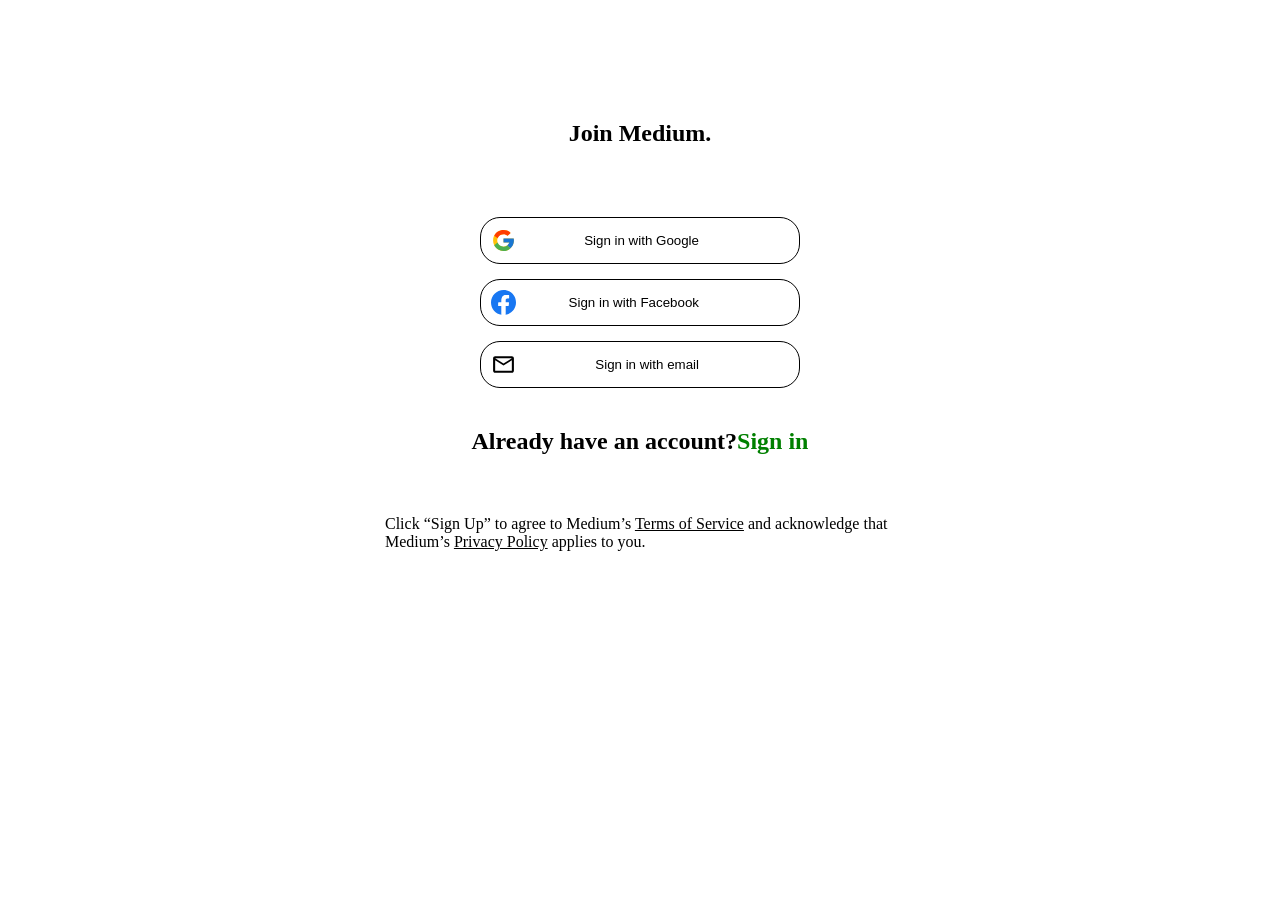
<file: join.html>
<!DOCTYPE html>
<html lang="en">
<head>
    <meta charset="UTF-8">
    <meta name="viewport" content="width=device-width, initial-scale=1.0">
    <title>Join</title>
    <link rel="stylesheet" href="join.css">
</head>
<body>

    <div class="header">
        <h2>Join Medium.</h2>
    </div>

    <div class="buttons">
        <button type="button">
            <p>Sign in with Google</p>
            <svg width="25" height="25" viewBox="0 0 48 48" xmlns="http://www.w3.org/2000/svg">
                <path fill="#FFC107" d="M43.611 20.083H42V20H24v8h11.303c-1.649 4.657-6.08 8-11.303 8c-6.627 0-12-5.373-12-12s5.373-12 12-12c3.059 0 5.842 1.154 7.961 3.039l5.657-5.657C34.046 6.053 29.268 4 24 4C12.955 4 4 12.955 4 24s8.955 20 20 20s20-8.955 20-20c0-1.341-.138-2.65-.389-3.917z"/>
                <path fill="#FF3D00" d="m6.306 14.691l6.571 4.819C14.655 15.108 18.961 12 24 12c3.059 0 5.842 1.154 7.961 3.039l5.657-5.657C34.046 6.053 29.268 4 24 4C16.318 4 9.656 8.337 6.306 14.691z"/>
                <path fill="#4CAF50" d="M24 44c5.166 0 9.86-1.977 13.409-5.192l-6.19-5.238A11.91 11.91 0 0 1 24 36c-5.202 0-9.619-3.317-11.283-7.946l-6.522 5.025C9.505 39.556 16.227 44 24 44z"/>
                <path fill="#1976D2" d="M43.611 20.083H42V20H24v8h11.303a12.04 12.04 0 0 1-4.087 5.571l.003-.002l6.19 5.238C36.971 39.205 44 34 44 24c0-1.341-.138-2.65-.389-3.917z"/>
            </svg>
        </button>

        <button type="button">
            <p>Sign in with Facebook</p>
            <svg width="25" height="25" viewBox="0 0 256 256" xmlns="http://www.w3.org/2000/svg">
                <path fill="#1877F2" d="M256 128C256 57.308 198.692 0 128 0C57.308 0 0 57.307 0 128c0 63.888 46.808 116.843 108 126.445V165H75.5v-37H108V99.8c0-32.08 19.11-49.8 48.347-49.8C170.352 50 185 52.5 185 52.5V84h-16.14C152.958 84 148 93.867 148 103.99V128h35.5l-5.675 37H148v89.445c61.192-9.602 108-62.556 108-126.445"/>
                <path fill="#FFF" d="m177.825 165l5.675-37H148v-24.01C148 93.866 152.959 84 168.86 84H185V52.5S170.352 50 156.347 50C127.11 50 108 67.72 108 99.8V128H75.5v37H108v89.445A128.959 128.959 0 0 0 128 256a128.9 128.9 0 0 0 20-1.555V165h29.825"/>
            </svg>
        </button>

        <button type="button">
            <p>Sign in with email</p>
            <svg width="25" height="25" viewBox="0 0 24 24" xmlns="http://www.w3.org/2000/svg">
                <path fill="#000000" d="M22 6c0-1.1-.9-2-2-2H4c-1.1 0-2 .9-2 2v12c0 1.1.9 2 2 2h16c1.1 0 2-.9 2-2V6zm-2 0l-8 5l-8-5h16zm0 12H4V8l8 5l8-5v10z"/>
            </svg>
        </button>
    </div>

    <div class="acc">
        <h2>Already have an account?</h2>
        <h2 class="create">Sign in</h2>
    </div>

    <footer>
        <p>Click “Sign Up” to agree to Medium’s <u>Terms of Service</u> and acknowledge that Medium’s <u>Privacy Policy</u> applies to you.</p>
    </footer>
    
</body>
</html>
</file>
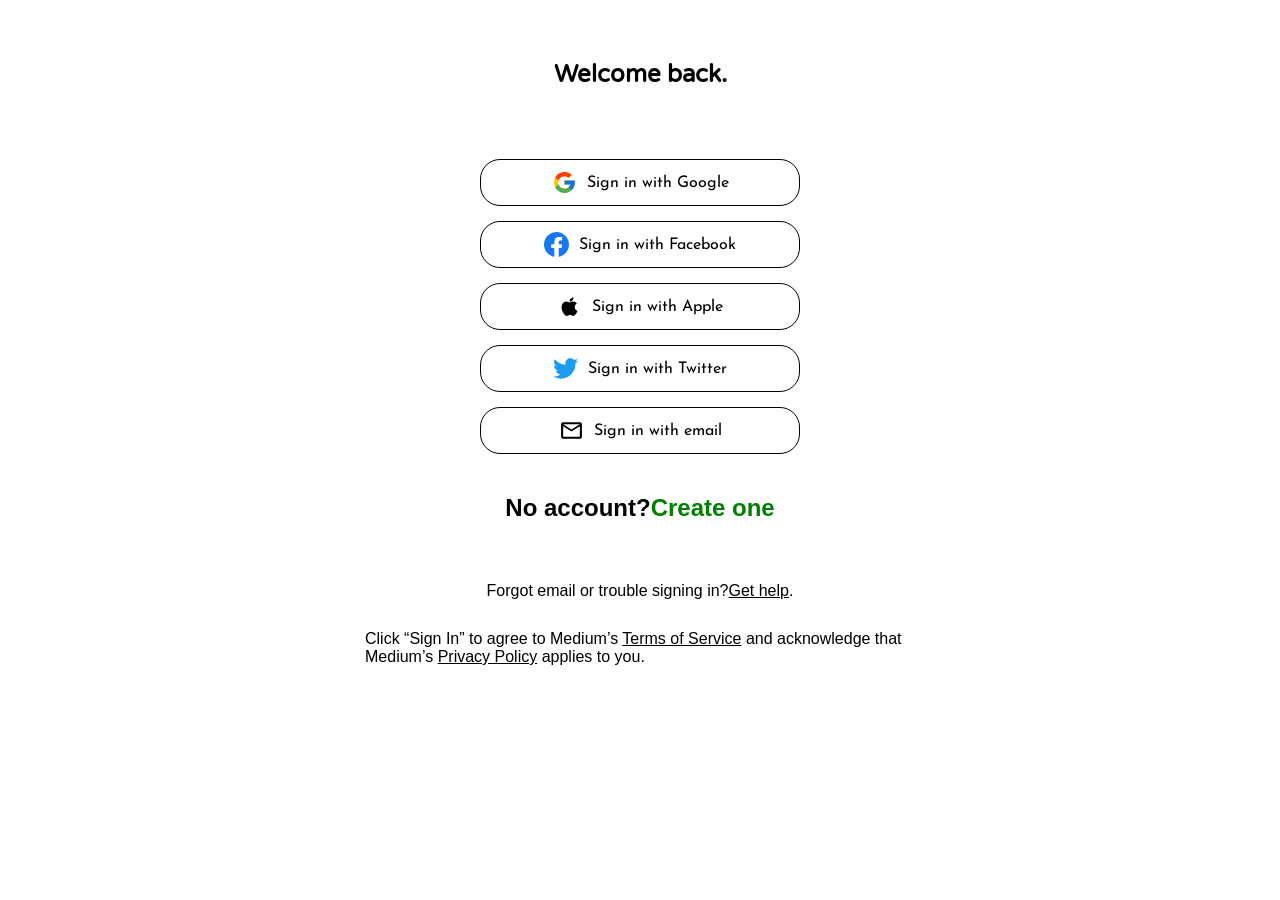
<file: login.html>
<!DOCTYPE html>
<html lang="en">
<head>
    <meta charset="UTF-8">
    <meta name="viewport" content="width=device-width, initial-scale=1.0">
    <title>Login</title>
    <link rel="stylesheet" href="login.css">
</head>
<body>
    
    <div class="header">
        <h2>Welcome back.</h2>
    </div>

    <div class="buttons">
        <button type="button">
            <p>Sign in with Google</p>
            <svg width="25" height="25" viewBox="0 0 48 48" xmlns="http://www.w3.org/2000/svg">
                <path fill="#FFC107" d="M43.611 20.083H42V20H24v8h11.303c-1.649 4.657-6.08 8-11.303 8c-6.627 0-12-5.373-12-12s5.373-12 12-12c3.059 0 5.842 1.154 7.961 3.039l5.657-5.657C34.046 6.053 29.268 4 24 4C12.955 4 4 12.955 4 24s8.955 20 20 20s20-8.955 20-20c0-1.341-.138-2.65-.389-3.917z"/>
                <path fill="#FF3D00" d="m6.306 14.691l6.571 4.819C14.655 15.108 18.961 12 24 12c3.059 0 5.842 1.154 7.961 3.039l5.657-5.657C34.046 6.053 29.268 4 24 4C16.318 4 9.656 8.337 6.306 14.691z"/>
                <path fill="#4CAF50" d="M24 44c5.166 0 9.86-1.977 13.409-5.192l-6.19-5.238A11.91 11.91 0 0 1 24 36c-5.202 0-9.619-3.317-11.283-7.946l-6.522 5.025C9.505 39.556 16.227 44 24 44z"/>
                <path fill="#1976D2" d="M43.611 20.083H42V20H24v8h11.303a12.04 12.04 0 0 1-4.087 5.571l.003-.002l6.19 5.238C36.971 39.205 44 34 44 24c0-1.341-.138-2.65-.389-3.917z"/>
            </svg>
        </button>

        <button type="button">
            <p>Sign in with Facebook</p>
            <svg width="25" height="25" viewBox="0 0 256 256" xmlns="http://www.w3.org/2000/svg">
                <path fill="#1877F2" d="M256 128C256 57.308 198.692 0 128 0C57.308 0 0 57.307 0 128c0 63.888 46.808 116.843 108 126.445V165H75.5v-37H108V99.8c0-32.08 19.11-49.8 48.347-49.8C170.352 50 185 52.5 185 52.5V84h-16.14C152.958 84 148 93.867 148 103.99V128h35.5l-5.675 37H148v89.445c61.192-9.602 108-62.556 108-126.445"/>
                <path fill="#FFF" d="m177.825 165l5.675-37H148v-24.01C148 93.866 152.959 84 168.86 84H185V52.5S170.352 50 156.347 50C127.11 50 108 67.72 108 99.8V128H75.5v37H108v89.445A128.959 128.959 0 0 0 128 256a128.9 128.9 0 0 0 20-1.555V165h29.825"/>
            </svg>
        </button>

        <button type="button">
            <p>Sign in with Apple</p>
            <svg width="25" height="25" viewBox="0 0 24 24" xmlns="http://www.w3.org/2000/svg">
                <path fill="#000000" d="M17.05 20.28c-.98.95-2.05.8-3.08.35c-1.09-.46-2.09-.48-3.24 0c-1.44.62-2.2.44-3.06-.35C2.79 15.25 3.51 7.59 9.05 7.31c1.35.07 2.29.74 3.08.8c1.18-.24 2.31-.93 3.57-.84c1.51.12 2.65.72 3.4 1.8c-3.12 1.87-2.38 5.98.48 7.13c-.57 1.5-1.31 2.99-2.54 4.09l.01-.01zM12.03 7.25c-.15-2.23 1.66-4.07 3.74-4.25c.29 2.58-2.34 4.5-3.74 4.25z"/>
            </svg>
        </button>

        <button type="button">
            <p>Sign in with Twitter</p>
            <svg width="25" height="25" viewBox="0 0 128 128" xmlns="http://www.w3.org/2000/svg">
                <path fill="#1d9bf0" d="M114.896 37.888c.078 1.129.078 2.257.078 3.396c0 34.7-26.417 74.72-74.72 74.72v-.02A74.343 74.343 0 0 1 0 104.21c2.075.25 4.16.375 6.25.38a52.732 52.732 0 0 0 32.615-11.263A26.294 26.294 0 0 1 14.331 75.09c3.937.76 7.993.603 11.857-.453c-12.252-2.475-21.066-13.239-21.066-25.74v-.333a26.094 26.094 0 0 0 11.919 3.287C5.5 44.139 1.945 28.788 8.913 16.787a74.535 74.535 0 0 0 54.122 27.435a26.277 26.277 0 0 1 7.598-25.09c10.577-9.943 27.212-9.433 37.154 1.139a52.696 52.696 0 0 0 16.677-6.376A26.359 26.359 0 0 1 112.92 28.42A52.227 52.227 0 0 0 128 24.285a53.35 53.35 0 0 1-13.104 13.603z"/>
            </svg>
        </button>

        <button type="button">
            <p>Sign in with email</p>
            <svg width="25" height="25" viewBox="0 0 24 24" xmlns="http://www.w3.org/2000/svg">
                <path fill="#000000" d="M22 6c0-1.1-.9-2-2-2H4c-1.1 0-2 .9-2 2v12c0 1.1.9 2 2 2h16c1.1 0 2-.9 2-2V6zm-2 0l-8 5l-8-5h16zm0 12H4V8l8 5l8-5v10z"/>
            </svg>
        </button>
    </div>

    <div class="acc">
        <h2>No account?</h2>
        <h2 class="create">Create one</h2>
    </div>

    <footer>
        
        <div class="help">
            <p>Forgot email or trouble signing in?<u>Get help</u>.</p>
        </div>

        <div class="terms">
            <p>Click “Sign In” to agree to Medium’s <u>Terms of Service</u> and acknowledge that Medium’s <u>Privacy Policy</u> applies to you.</p>
        </div>
        
    </footer>

</body>
</html>
</file>
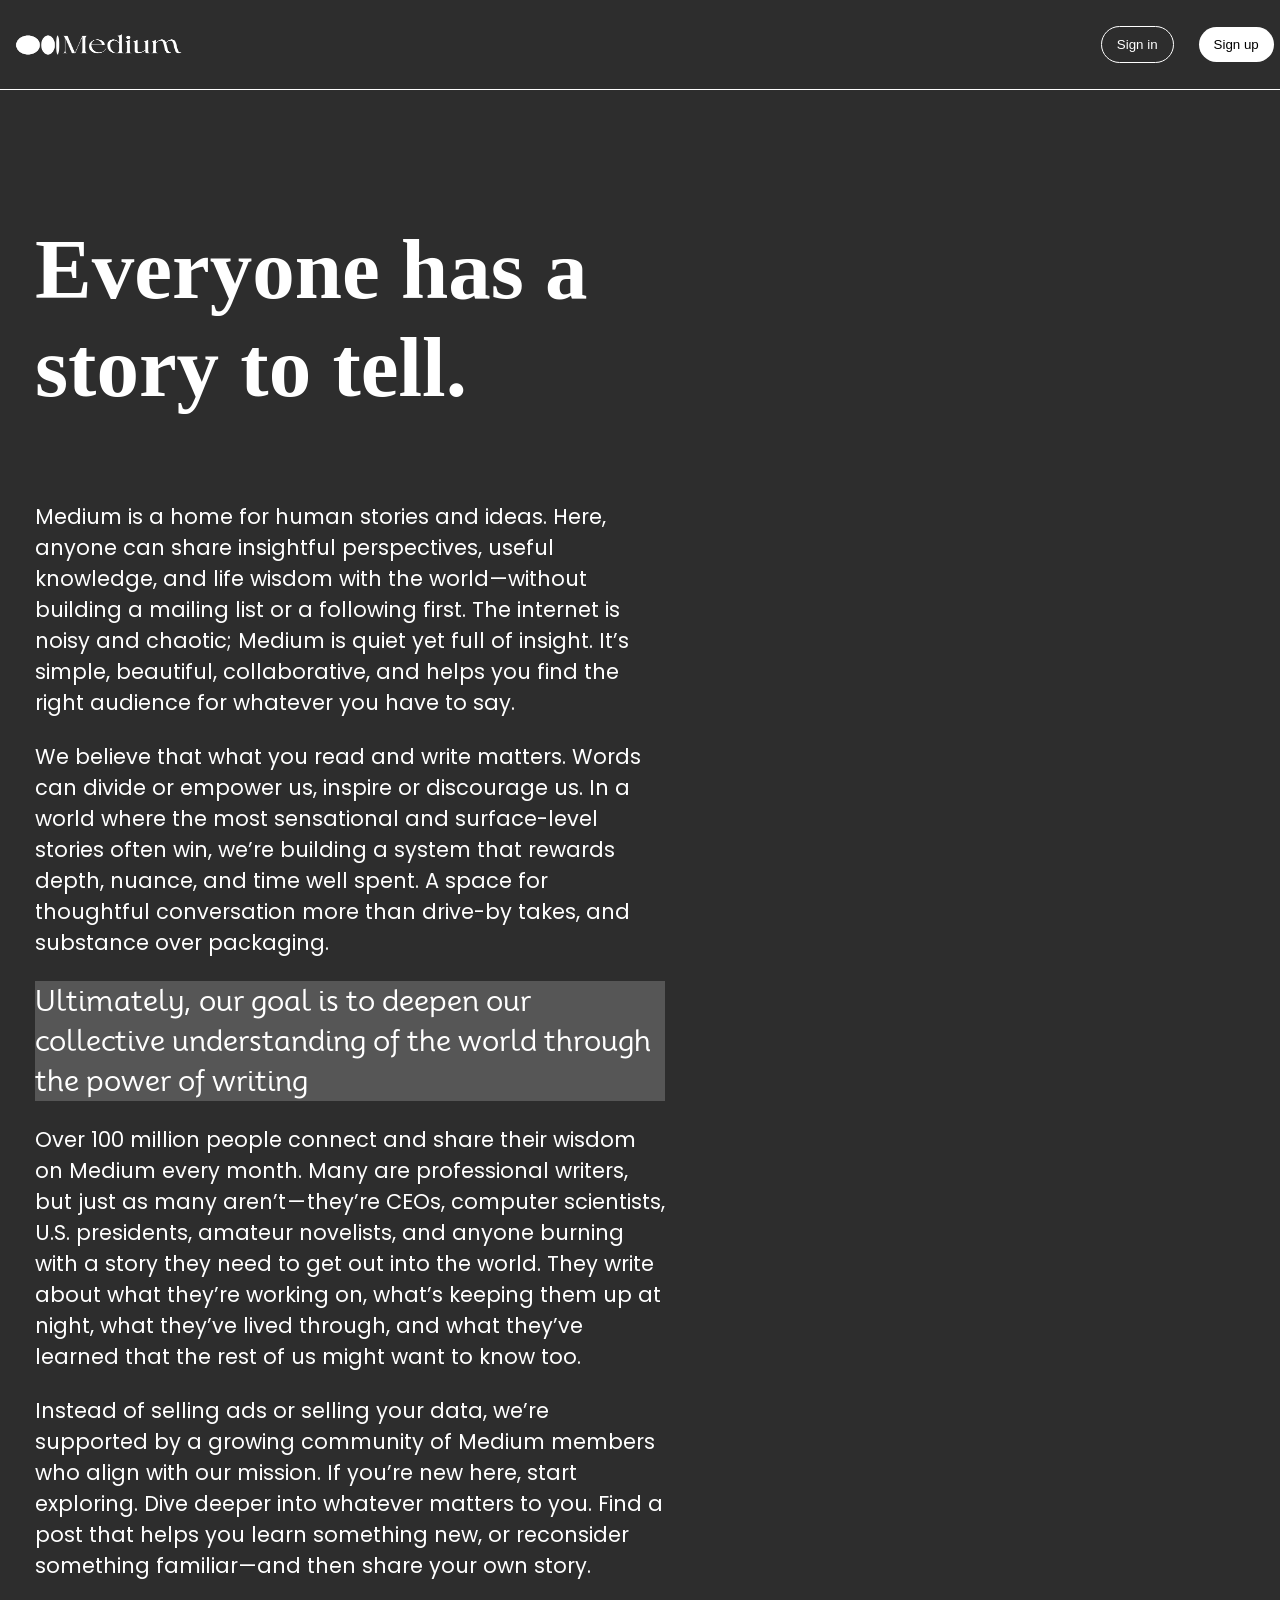
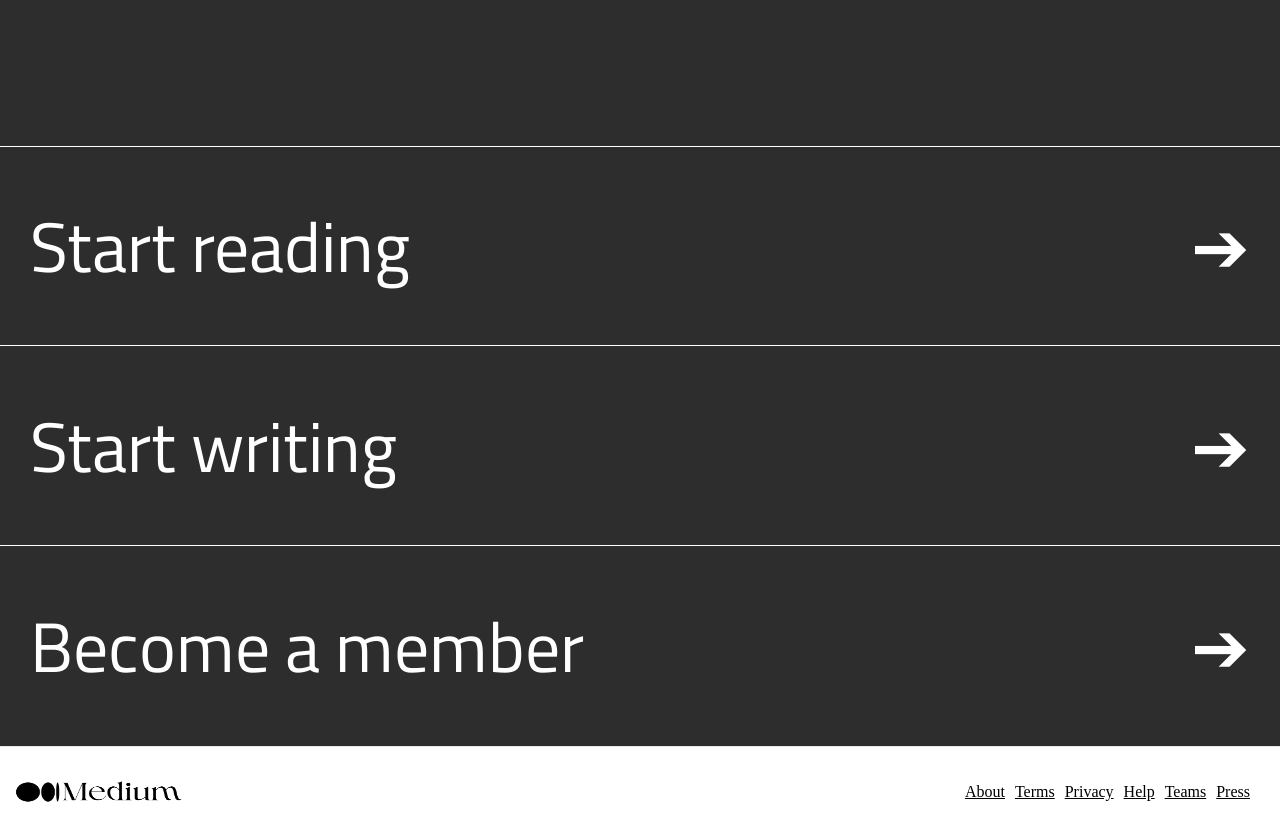
<file: story.html>
<!DOCTYPE html>
<html lang="en">
<head>
    <meta charset="UTF-8">
    <meta name="viewport" content="width=device-width, initial-scale=1.0">
    <title>About Medium</title>
    <link rel="stylesheet" href="story.css">
</head>
<body>
    
    <nav class="navi">
        <img src="logo2.png" alt="logo" class="logo" width="250px" height="150px">

        <ul class="listi">
            <li><button class="in">Sign in</button></li>
            <li><button class="up">Sign up</button></li>
        </ul>

    </nav>

    <div class="header">
        <h2>Everyone has a story to tell.</h2>
    </div>

    <div class="main">

        <div class="p1">
            <p>Medium is a home for human stories and ideas. Here, anyone can share insightful perspectives, useful knowledge, and life wisdom with the world—without building a mailing list or a following first. The internet is noisy and chaotic; Medium is quiet yet full of insight. It’s simple, beautiful, collaborative, and helps you find the right audience for whatever you have to say.</p>
        </div>

        <div class="p1">
            <p>We believe that what you read and write matters. Words can divide or empower us, inspire or discourage us. In a world where the most sensational and surface-level stories often win, we’re building a system that rewards depth, nuance, and time well spent. A space for thoughtful conversation more than drive-by takes, and substance over packaging.</p>
        </div>

        <div class="p">
            <span>Ultimately, our goal is to deepen our collective understanding of the world through the power of writing</span>
        </div>

        <div class="p1">
            <p>Over 100 million people connect and share their wisdom on Medium every month. Many are professional writers, but just as many aren’t — they’re CEOs, computer scientists, U.S. presidents, amateur novelists, and anyone burning with a story they need to get out into the world. They write about what they’re working on, what’s keeping them up at night, what they’ve lived through, and what they’ve learned that the rest of us might want to know too.</p>
        </div>

        <div class="p1">
            <p>Instead of selling ads or selling your data, we’re supported by a growing community of Medium members who align with our mission. If you’re new here, start exploring. Dive deeper into whatever matters to you. Find a post that helps you learn something new, or reconsider something familiar—and then share your own story.</p>
        </div>


    </div>

    <div class="links">
        <div class="read link">
            <span>Start reading</span>
            <span class="arrow">&#10132</span>
        </div>

        <div class="write link">
            <span>Start writing</span>
            <span class="arrow">&#10132</span>
        </div>

        <div class="mem link">
            <span>Become a member</span>
            <span class="arrow">&#10132</span>
        </div>
    </div>

    <footer>
        <img src="logo.png" alt="logo" class="logo" width="250px" height="150px">
        
        <ul>
            <li><a href="#">About</a></li>
            <li><a href="#">Terms</a></li>
            <li><a href="#">Privacy</a></li>
            <li><a href="#">Help</a></li>
            <li><a href="#">Teams</a></li>
            <li><a href="#">Press</a></li>
        </ul>

    </footer>


</body>
</html>
</file>
<file: join.css>
*{
    margin: 0;
    padding: 0;
    box-sizing: border-box;
}

body {
    width: 100%;
    height: 100%;
    display: flex;
    flex-direction: column;
    /* justify-content: center; */
    align-items: center;
}

.header {
    /* border: 1px solid #000; */
    margin-top: 120px;
}

.buttons {
    /* border: 1px solid #000; */
    margin-top: 70px;
    display: flex;
    flex-direction: column;
    gap: 15px;
}

.buttons button {
    background-color: transparent;
    border: 1px solid #000;
    border-radius: 20px;
    width: 320px;
    display: flex;
    flex-direction: row-reverse;
    justify-content: space-between;
    align-items: center;
    padding: 10px 10px;
    cursor: pointer;
}

.buttons button p {
    padding: 0 90px 0 0;
}

.acc {
    display: flex;
    margin-top: 40px;
}

.create {
    color: green;
    cursor: pointer;
}

footer {
    width: 510px;
    /* border: 1px solid #000; */
    display: flex;
    flex-direction: column;
    justify-content: center;
    align-items: center;
    margin-top: 60px;
    row-gap: 30px;
}

@media (min-width: 400px) and (max-width: 500px){

    footer {
        width: 400px;
        /* border: 1px solid #000; */
        display: flex;
        flex-direction: column;
        justify-content: center;
        align-items: center;
        margin-top: 60px;
        row-gap: 30px;
    }

}

@media (min-width: 275px) and (max-width: 380px){

    .buttons button {
        background-color: transparent;
        border: 1px solid #000;
        border-radius: 20px;
        width: 260px;
        display: flex;
        flex-direction: row-reverse;
        justify-content: space-between;
        align-items: center;
        padding: 10px;
        cursor: pointer;
    }

    .acc h2{
        /* border: 1px solid #000; */
        display: flex;
        margin-top: 40px;
        font-size: 16px;
    }

    footer {
        width: 250px;
        /* border: 1px solid #000; */
        display: flex;
        flex-direction: column;
        justify-content: center;
        align-items: center;
        margin-top: 60px;
        row-gap: 30px;
    }

}
</file>
<file: login.css>
@import url('https://fonts.googleapis.com/css2?family=Josefin+Sans&family=Mooli&family=Oswald:wght@500&family=Poppins:wght@700&family=Press+Start+2P&family=Titillium+Web&family=Ubuntu&family=Varela+Round&display=swap');

*{
    margin: 0;
    padding: 0;
    box-sizing: border-box;
}

body {
    width: 100%;
    height: 100%;
    display: flex;
    flex-direction: column;
    /* justify-content: center; */
    align-items: center;
}

.header {
    /* border: 1px solid #000; */
    margin-top: 60px;
}

.header h2 {
    font-family: 'Varela Round', sans-serif;
}

.buttons {
    /* border: 1px solid #000; */
    margin-top: 70px;
    display: flex;
    flex-direction: column;
    gap: 15px;
}

.buttons p {
    font-family: 'Josefin Sans', sans-serif;
    font-size: larger;
}

.buttons button {
    background-color: transparent;
    border: 1px solid #000;
    border-radius: 20px;
    width: 320px;
    display: flex;
    flex-direction: row-reverse;
    justify-content: center;
    align-items: center;
    gap: 10px;
    padding: 10px 10px;
    cursor: pointer;
}

.acc {
    display: flex;
    margin-top: 40px;
}

.acc h2 {
    font-family: sans-serif;
}

footer {
    display: flex;
    flex-direction: column;
    justify-content: center;
    align-items: center;
    margin-top: 60px;
    row-gap: 30px;
}

.terms {
    width: 550px;
    /* border: 1px solid #000; */
    display: flex;
    flex-wrap: wrap;
}

.terms p {
    font-family: sans-serif;
}

.help p {
    font-family: sans-serif;
}

.create {
    color: green;
    cursor: pointer;
}

@media (min-width: 300px) and (max-width: 400px){

    .buttons button {
        background-color: transparent;
        border: 1px solid #000;
        border-radius: 20px;
        width: 230px;
        display: flex;
        flex-direction: row-reverse;
        justify-content: center;
        align-items: center;
        gap: 10px;
        padding: 10px 10px;
        cursor: pointer;
    }

    .acc h2 {
        font-family: sans-serif;
        font-size: 20px;
    }

    footer {
        width: 250px;
        display: flex;
        flex-direction: column;
        justify-content: center;
        align-items: center;
        margin-top: 60px;
        row-gap: 30px;
    }


    .terms {
        width: 250px;
        /* border: 1px solid #000; */
        display: flex;
        flex-wrap: wrap;
    } 

}

@media (min-width: 400px) and (max-width: 500px) {
    
    body{
        height: 100%;
    }

    .terms {
        width: 300px;

        /* border: 1px solid #000; */
        display: flex;
        flex-wrap: wrap;
    }

}

@media (min-width: 500px) and (max-width: 600px){

    .terms {
        width: 430px;
        border: 1px solid #000;
        display: flex;
        flex-wrap: wrap;
    }
    
}
</file>
<file: story.css>
@import url('https://fonts.googleapis.com/css2?family=Josefin+Sans&family=Mooli&family=Oswald:wght@500&family=Poppins:wght@700&family=Press+Start+2P&family=Titillium+Web&family=Ubuntu&family=Varela+Round&display=swap');
*{
    margin: 0;
    padding: 0;
    box-sizing: border-box;
}

body {
    width: 100%;
    height: 100%;
    background-color: #2d2d2d;
}

.navi {
    border-bottom: 1px solid #fff;
    height: 90px;
    display: flex;
    justify-content: space-between;
    width: 100%;
    background-color: #2d2d2d;
}

.in{
    background-color: transparent;
    color: #fff;
    border: 1px solid #fff;
    border-radius: 20px;
    padding: 10px 15px;
    cursor: pointer;
    /* border-style: none; */
}

.up{
    background-color: #fff;
    color: #000;
    border: none;
    border-radius: 20px;
    padding: 10px 15px;
    cursor: pointer;
}

.logo {
    /* border: 1px solid #000; */
    height: 90px;
    width: 200px;
    /* margin-left: 100px; */
}

.listi {
    width: 14%;
    /* border: 1px solid #000; */
    list-style: none;
    display: flex;
    align-items: center;
    gap: 25px;

}

.header{
    width: 600px;
    /* border: 1px solid #fff; */
    margin-top: 130px;
    margin-left: 35px;
}

.header h2 {
    font-size: 85px;
    color: #fff;
    font-family: Georgia, 'Times New Roman', Times, serif;
}

.main {
    /* border: 1px solid #fff; */
    display: flex;
    flex-direction: column;
    gap: 23px;
    margin-top: 85px;
    margin-left: 35px;
}

.p1 {
    width: 630px;
    color: #fff;
    /* border: 1px solid #fff; */
    font-size: 21px;
    display: flex;
    flex-wrap: wrap;
    font-family: 'Poppins', sans-serif;
}

.p{
    width: 630px;
    color: #fff;
    /* border: 1px solid #fff; */
    font-size: 28px;
    line-height: 40px;
    display: flex;
    flex-wrap: wrap;
    background-color: rgba(128, 128, 128, 0.5);
    font-family: 'Mooli', sans-serif;
}

.links {
    margin-top: 165px;
}

.link {
    height: 200px;
    display: flex;
    justify-content: space-between;
    align-items: center;
    padding-left: 30px;
    cursor: pointer;
}

.link:hover {
    background-color: #fff;
    color: #000;
    transition: 0.4s ease-in-out;
    border-bottom: 1px solid #fff;
    border-top: 1px solid #fff;
}

.link span {
    font-family: 'Titillium Web', sans-serif;
}

.read {
    font-size: 70px;
    color: #fff;
    border-bottom: 1px solid #fff;
    border-top: 1px solid #fff;
}

.write {
    font-size: 70px;
    color: #fff;
    border-bottom: 1px solid #fff;  
}

.mem {
    font-size: 70px;
    color: #fff;
}

.arrow {
    padding-right: 30px;
}

footer {
    border-top: 1px solid #e8e8e8;
    background-color: #fff;
    display: flex;
    justify-content: space-between;
    align-items: center;
}

footer ul {
    /* border: 1px solid black; */
    list-style: none;
    display: flex;
    column-gap: 10px;
    margin-right: 30px;
}

footer ul li a {
    color: #000;
}

@media (min-width: 700px) and (max-width: 800px){

    .listi {
        width: 27%;
        /* border: 1px solid #000; */
        list-style: none;
        display: flex;
        align-items: center;
        gap: 25px;
    
    }

}

@media (min-width: 400px) and (max-width: 500px){

    .logo {
        /* border: 1px solid #000; */
        height: 90px;
        width: 200px;
        margin-left: 10px; 
    }
    
    .listi {
        width: 45%;
        /* border: 1px solid #000; */
        list-style: none;
        display: flex;
        align-items: center;
        gap: 10px;
    
    }

    .header h2 {
        width: 60%;
        /* border: 1px solid #fff; */
        font-size: 50px;
        color: #fff;
        font-family: Georgia, 'Times New Roman', Times, serif;
    }

    .p1 {
        width: 350px;
        color: #fff;
        /* border: 1px solid #fff; */
        font-size: 21px;
        display: flex;
        flex-wrap: wrap;
        font-family: 'Poppins', sans-serif;
    }

    .p{
        width: 350px;
        color: #fff;
        /* border: 1px solid #fff; */
        font-size: 28px;
        line-height: 40px;
        display: flex;
        flex-wrap: wrap;
        background-color: rgba(128, 128, 128, 0.5);
        font-family: 'Mooli', sans-serif;
    }

    .read {
        font-size: 50px;
        color: #fff;
        border-bottom: 1px solid #fff;
        border-top: 1px solid #fff;
    }
    
    .write {
        font-size: 50px;
        color: #fff;
        border-bottom: 1px solid #fff;  
    }
    
    .mem {
        font-size: 50px;
        color: #fff;
    }

    footer {
        border-top: 1px solid #e8e8e8;
        background-color: #fff;
        display: flex;
        flex-direction: column;
        justify-content: center;
        align-items: center;
    }

}

@media (min-width: 275px) and (max-width: 380px){

    .navi {
        border-bottom: 1px solid #fff;
        height: 140px;
        display: flex;
        flex-direction: column;
        /* justify-content: space-between; */
        width: 100%;
        background-color: #2d2d2d;
    }

    .listi {
        width: 100%;
        /* border: 1px solid #000; */
        list-style: none;
        display: flex;
        align-items: center;
        gap: 10px;
    
    }

    .in{
        background-color: transparent;
        color: #fff;
        border: 1px solid #fff;
        border-radius: 20px;
        padding: 10px 15px;
        cursor: pointer;
        /* border-style: none; */
        margin-top: -100px;
        margin-left: 20px;
    }
    
    .up{
        background-color: #fff;
        color: #000;
        border: none;
        border-radius: 20px;
        padding: 10px 15px;
        cursor: pointer;
        margin-top: -100px;
    }

    .header h2 {
        width: 40%;
        /* border: 1px solid #fff; */
        font-size: 30px;
        color: #fff;
        font-family: Georgia, 'Times New Roman', Times, serif;
    }

    .p1 {
        width: 200px;
        color: #fff;
        /* border: 1px solid #fff; */
        font-size: 16px;
        display: flex;
        flex-wrap: wrap;
        font-family: 'Poppins', sans-serif;
    }

    .p{
        width: 200px;
        color: #fff;
        /* border: 1px solid #fff; */
        font-size: 16px;
        line-height: 40px;
        display: flex;
        flex-wrap: wrap;
        background-color: rgba(128, 128, 128, 0.5);
        font-family: 'Mooli', sans-serif;
    }

    .read {
        font-size: 25px;
        color: #fff;
        border-bottom: 1px solid #fff;
        border-top: 1px solid #fff;
    }
    
    .write {
        font-size: 25px;
        color: #fff;
        border-bottom: 1px solid #fff;  
    }
    
    .mem {
        font-size: 25px;
        color: #fff;
    }

    footer {
        border-top: 1px solid #e8e8e8;
        background-color: #fff;
        display: flex;
        flex-direction: column;
        justify-content: center;
        align-items: center;
    }

    footer ul li a {
        font-size: 12px;
        color: #000;
    }

}
</file>
